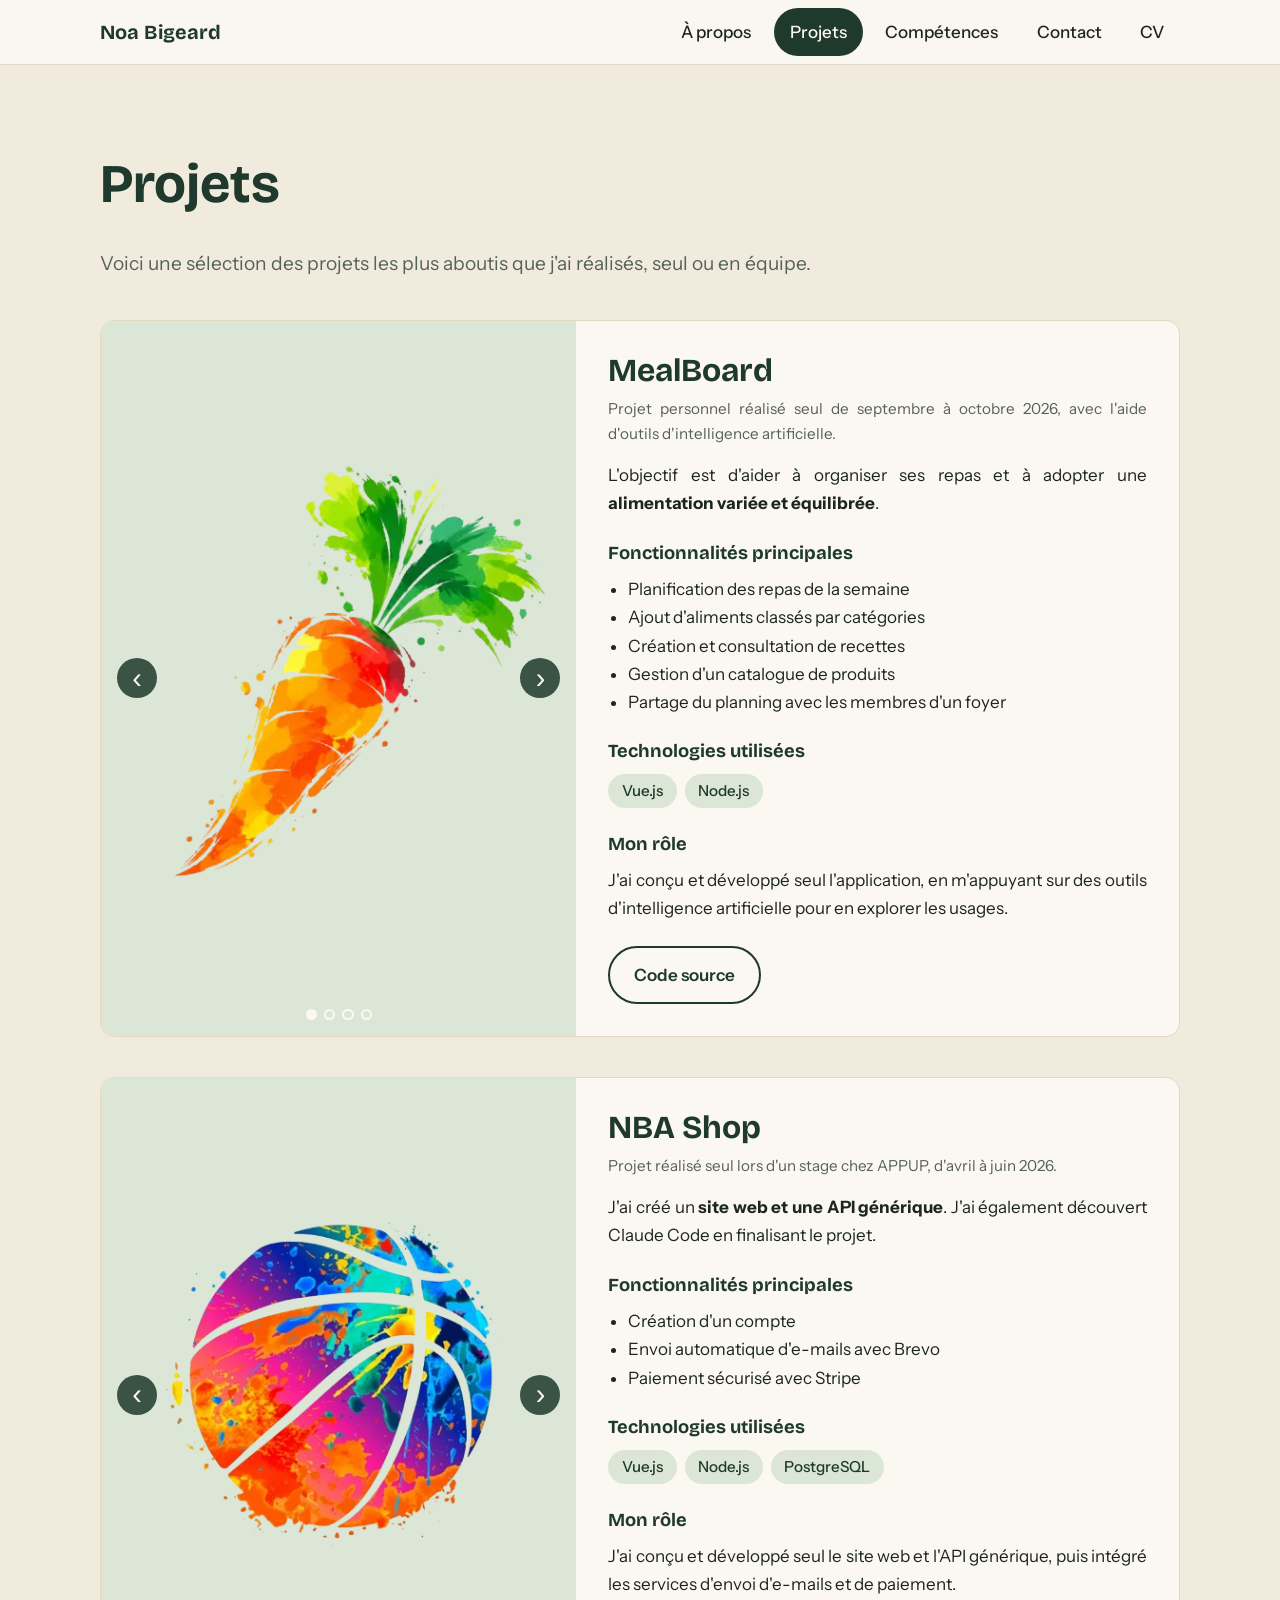
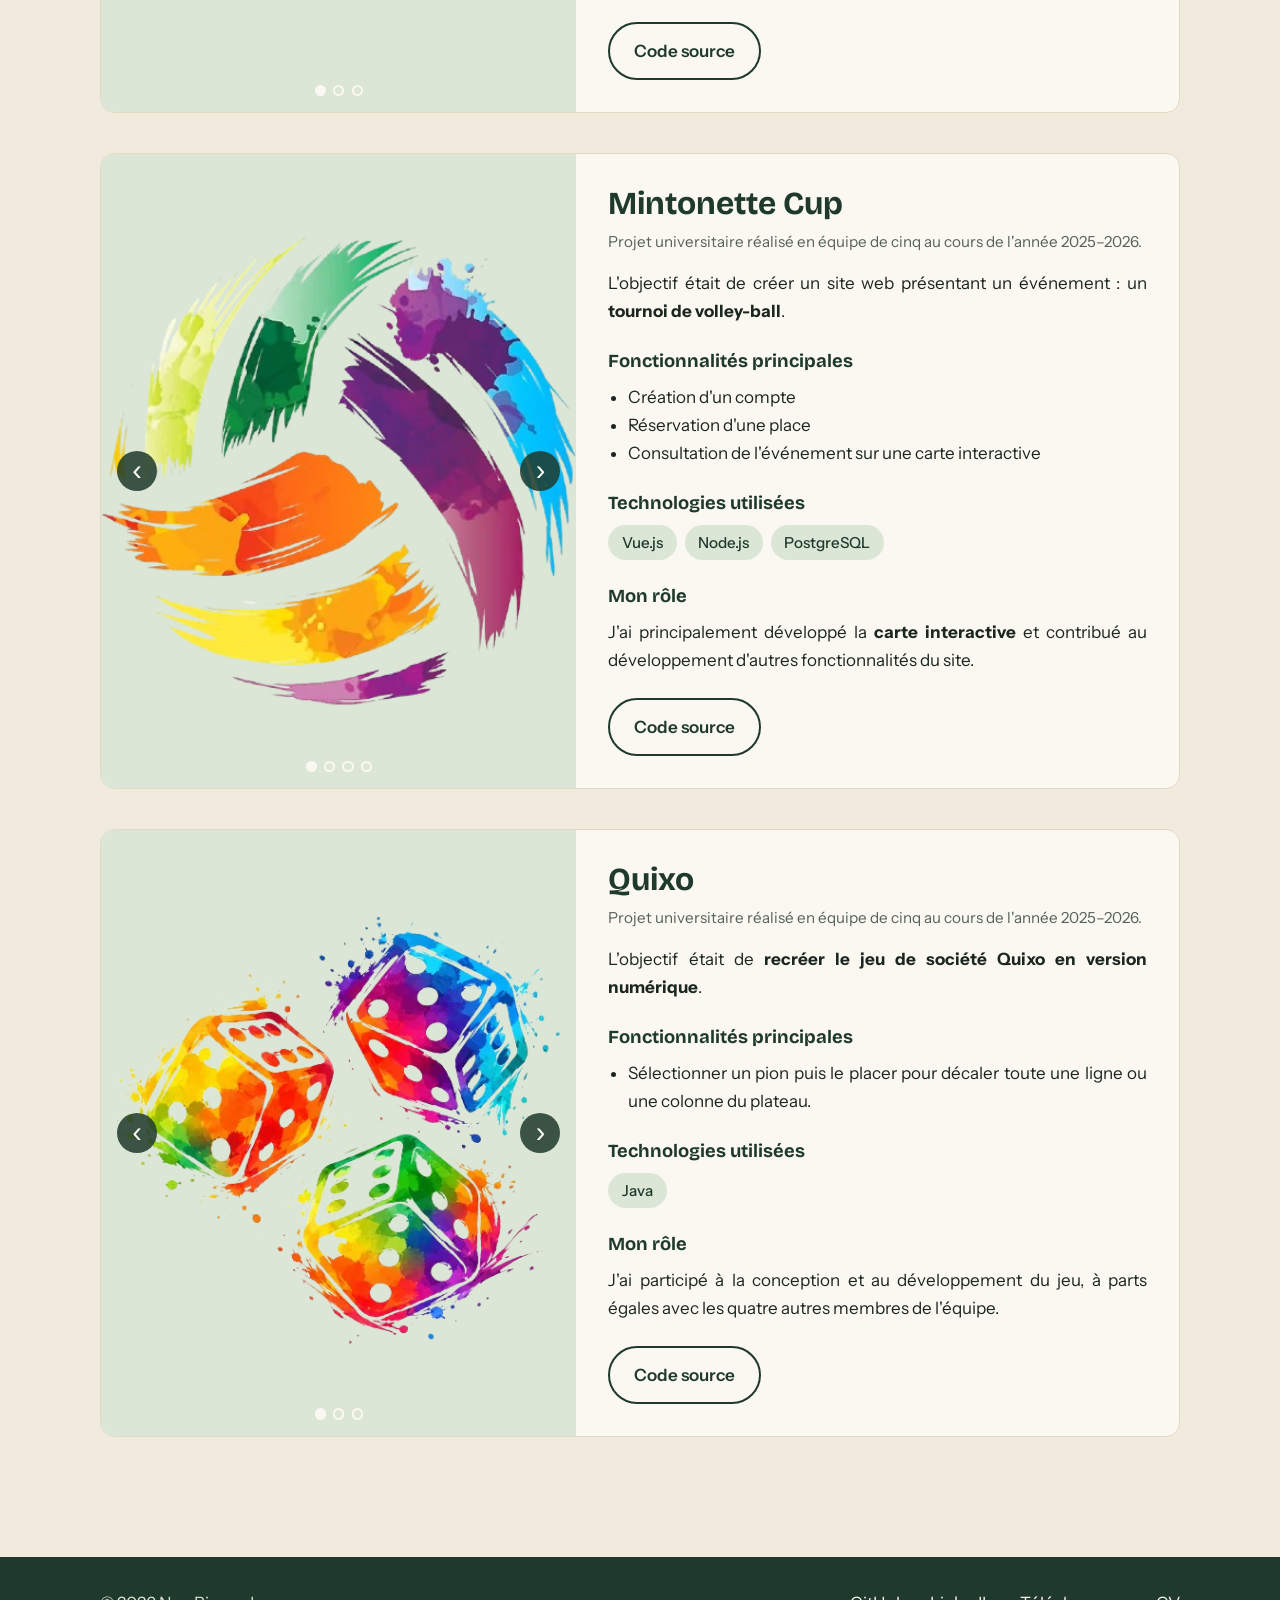
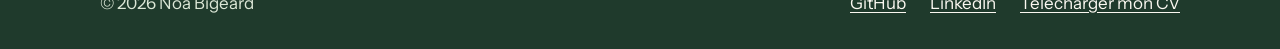
<file: projets.html>
<!doctype html>
<html lang="fr">
  <head>
    <meta charset="UTF-8" />
    <meta name="viewport" content="width=device-width, initial-scale=1" />
    <title>Projets – Noa Bigeard</title>
    <meta
      name="description"
      content="Portfolio de Noa Bigeard, étudiant en BUT Informatique : projets Java, Vue.js, Node.js et PostgreSQL." />
    <link rel="preconnect" href="https://fonts.googleapis.com" />
    <link rel="preconnect" href="https://fonts.gstatic.com" crossorigin />
    <link
      href="https://fonts.googleapis.com/css2?family=Bricolage+Grotesque:wght@600;700&family=Instrument+Sans:wght@400;500;600&display=swap"
      rel="stylesheet" />
    <link rel="stylesheet" href="css/style.css" />
    <script src="js/main.js" defer></script>
  </head>
  <body>
    <a class="skip-link" href="#contenu">Aller au contenu</a>

    <header class="site-header">
      <div class="container header-inner">
        <a class="brand" href="index.html">Noa Bigeard</a>
        <button
          class="nav-toggle"
          type="button"
          aria-expanded="false"
          aria-controls="menu">
          Menu
        </button>
        <nav aria-label="Navigation principale">
          <ul id="menu" class="menu">
            <li><a href="index.html#accueil">À propos</a></li>
            <li><a href="projets.html" aria-current="page">Projets</a></li>
            <li><a href="index.html#competences">Compétences</a></li>
            <li><a href="index.html#contact">Contact</a></li>
            <li><a href="assets/docs/cv.pdf">CV</a></li>
          </ul>
        </nav>
      </div>
    </header>

    <main id="contenu">
      <section class="section">
        <div class="container">
          <h1>Projets</h1>
          <p class="lead">
            Voici une sélection des projets les plus aboutis que j'ai réalisés,
            seul ou en équipe.
          </p>

          <div class="projects">
            <article class="project" id="quixo">
              <div
                class="project-carousel"
                data-carousel
                aria-label="Captures du projet Quixo">
                <div class="carousel-track">
                  <img
                    class="project-img carousel-slide is-active"
                    src="assets/images/projetQuixo.webp"
                    alt="Capture d’écran du projet Quixo"
                    width="640"
                    height="400"
                    loading="lazy" />
                  <img
                    class="project-img carousel-slide"
                    src="assets/images/Quixo1.webp"
                    alt="Deuxième capture d’écran du projet Quixo"
                    width="640"
                    height="400"
                    loading="lazy" />
                  <img
                    class="project-img carousel-slide"
                    src="assets/images/Quixo2.webp"
                    alt="Troisième capture d’écran du projet Quixo"
                    width="640"
                    height="400"
                    loading="lazy" />
                </div>
                <button
                  class="carousel-button carousel-previous"
                  type="button"
                  aria-label="Image précédente">
                  ‹
                </button>
                <button
                  class="carousel-button carousel-next"
                  type="button"
                  aria-label="Image suivante">
                  ›
                </button>
                <div class="carousel-dots" aria-label="Choisir une image"></div>
              </div>
              <div class="project-body">
                <h2>Quixo</h2>
                <p class="meta">
                  Projet universitaire réalisé en équipe de cinq au cours de
                  l'année 2025–2026.
                </p>
                <p>
                  L'objectif était de
                  <strong>recréer le jeu de société Quixo en version numérique</strong>.
                </p>

                <h3>Fonctionnalités principales</h3>
                <ul>
                  <li>
                    Sélectionner un pion puis le placer pour décaler toute une
                    ligne ou une colonne du plateau.
                  </li>
                </ul>

                <h3>Technologies utilisées</h3>
                <ul class="tags">
                  <li>Java</li>
                </ul>

                <h3>Mon rôle</h3>
                <p>
                  J'ai participé à la conception et au développement du jeu, à
                  parts égales avec les quatre autres membres de l'équipe.
                </p>

                <div class="actions">
                  <a
                    class="btn btn-secondary"
                    href="https://github.com/NoaBigeard/Quixo"
                    >Code source</a
                  >
                </div>
              </div>
            </article>

            <article class="project" id="projet-2">
              <div
                class="project-carousel"
                data-carousel
                aria-label="Captures du projet Mintonette Cup">
                <div class="carousel-track">
                  <img
                    class="project-img carousel-slide is-active"
                    src="assets/images/projetMintonette.webp"
                    alt="Capture d’écran du projet Mintonette Cup"
                    width="640"
                    height="400"
                    loading="lazy" />
                  <img
                    class="project-img carousel-slide"
                    src="assets/images/Mintonette1.webp"
                    alt="Deuxième capture d’écran du projet Mintonette Cup"
                    width="640"
                    height="400"
                    loading="lazy" />
                  <img
                    class="project-img carousel-slide"
                    src="assets/images/Mintonette2.webp"
                    alt="Troisième capture d’écran du projet Mintonette Cup"
                    width="640"
                    height="400"
                    loading="lazy" />

                  <img
                    class="project-img carousel-slide"
                    src="assets/images/Mintonette3.webp"
                    alt="Quatrième capture d’écran du projet Mintonette Cup"
                    width="640"
                    height="400"
                    loading="lazy" />
                </div>
                <button
                  class="carousel-button carousel-previous"
                  type="button"
                  aria-label="Image précédente">
                  ‹
                </button>
                <button
                  class="carousel-button carousel-next"
                  type="button"
                  aria-label="Image suivante">
                  ›
                </button>
                <div class="carousel-dots" aria-label="Choisir une image"></div>
              </div>
              <div class="project-body">
                <h2>Mintonette Cup</h2>
                <p class="meta">
                  Projet universitaire réalisé en équipe de cinq au cours de
                  l'année 2025–2026.
                </p>
                <p>
                  L'objectif était de créer un site web présentant un
                  événement : un <strong>tournoi de volley-ball</strong>.
                </p>

                <h3>Fonctionnalités principales</h3>
                <ul>
                  <li>Création d'un compte</li>
                  <li>Réservation d'une place</li>
                  <li>
                    Consultation de l'événement sur une carte interactive
                  </li>
                </ul>

                <h3>Technologies utilisées</h3>
                <ul class="tags">
                  <li>Vue.js</li>
                  <li>Node.js</li>
                  <li>PostgreSQL</li>
                </ul>

                <h3>Mon rôle</h3>
                <p>
                  J'ai principalement développé la
                  <strong>carte interactive</strong> et contribué au
                  développement d'autres fonctionnalités du site.
                </p>

                <div class="actions">
                  <a
                    class="btn btn-secondary"
                    href="https://github.com/Natan90/Mintonette-Cup"
                    >Code source</a
                  >
                </div>
              </div>
            </article>

            <article class="project" id="projet-3">
              <div
                class="project-carousel"
                data-carousel
                aria-label="Captures du projet MealBoard">
                <div class="carousel-track">
                  <img
                    class="project-img carousel-slide is-active"
                    src="assets/images/projetMeal.webp"
                    alt="Capture d’écran du projet MealBoard"
                    width="640"
                    height="400"
                    loading="lazy" />
                  <img
                    class="project-img carousel-slide"
                    src="assets/images/MealBoard1.webp"
                    alt="Deuxième capture d’écran du projet MealBoard"
                    width="640"
                    height="400"
                    loading="lazy" />
                  <img
                    class="project-img carousel-slide"
                    src="assets/images/MealBoard2.webp"
                    alt="Troisième capture d’écran du projet MealBoard"
                    width="640"
                    height="400"
                    loading="lazy" />
                  <img
                    class="project-img carousel-slide"
                    src="assets/images/MealBoard3.webp"
                    alt="Quatrième capture d’écran du projet MealBoard"
                    width="640"
                    height="400"
                    loading="lazy" />
                </div>
                <button
                  class="carousel-button carousel-previous"
                  type="button"
                  aria-label="Image précédente">
                  ‹
                </button>
                <button
                  class="carousel-button carousel-next"
                  type="button"
                  aria-label="Image suivante">
                  ›
                </button>
                <div class="carousel-dots" aria-label="Choisir une image"></div>
              </div>
              <div class="project-body">
                <h2>MealBoard</h2>
                <p class="meta">
                  Projet personnel réalisé seul de septembre à octobre 2026,
                  avec l'aide d'outils d'intelligence artificielle.
                </p>
                <p>
                  L'objectif est d'aider à organiser ses repas et à adopter une
                  <strong>alimentation variée et équilibrée</strong>.
                </p>

                <h3>Fonctionnalités principales</h3>
                <ul>
                  <li>Planification des repas de la semaine</li>
                  <li>Ajout d'aliments classés par catégories</li>
                  <li>Création et consultation de recettes</li>
                  <li>Gestion d'un catalogue de produits</li>
                  <li>Partage du planning avec les membres d'un foyer</li>
                </ul>

                <h3>Technologies utilisées</h3>
                <ul class="tags">
                  <li>Vue.js</li>
                  <li>Node.js</li>
                </ul>

                <h3>Mon rôle</h3>
                <p>
                  J'ai conçu et développé seul l'application, en m'appuyant sur
                  des outils d'intelligence artificielle pour en explorer les
                  usages.
                </p>

                <div class="actions">
                  <a
                    class="btn btn-secondary"
                    href="https://github.com/NoaBigeard/Mealboard"
                    >Code source</a
                  >
                </div>
              </div>
            </article>

            <article class="project" id="projet-4">
              <div
                class="project-carousel"
                data-carousel
                aria-label="Captures du projet NBA Shop">
                <div class="carousel-track">
                  <img
                    class="project-img carousel-slide is-active"
                    src="assets/images/projetNBAShop.webp"
                    alt="Capture d’écran du projet NBA Shop"
                    width="640"
                    height="400"
                    loading="lazy" />
                  <img
                    class="project-img carousel-slide"
                    src="assets/images/NBAShop1.webp"
                    alt="Deuxième capture d’écran du projet NBA Shop"
                    width="640"
                    height="400"
                    loading="lazy" />
                  <img
                    class="project-img carousel-slide"
                    src="assets/images/NBAShop2.webp"
                    alt="Troisième capture d’écran du projet NBA Shop"
                    width="640"
                    height="400"
                    loading="lazy" />
                </div>
                <button
                  class="carousel-button carousel-previous"
                  type="button"
                  aria-label="Image précédente">
                  ‹
                </button>
                <button
                  class="carousel-button carousel-next"
                  type="button"
                  aria-label="Image suivante">
                  ›
                </button>
                <div class="carousel-dots" aria-label="Choisir une image"></div>
              </div>
              <div class="project-body">
                <h2>NBA Shop</h2>
                <p class="meta">
                  Projet réalisé seul lors d'un stage chez APPUP, d'avril à
                  juin 2026.
                </p>
                <p>
                  J'ai créé un <strong>site web et une API générique</strong>.
                  J'ai également découvert Claude Code en finalisant le projet.
                </p>

                <h3>Fonctionnalités principales</h3>
                <ul>
                  <li>Création d'un compte</li>
                  <li>Envoi automatique d'e-mails avec Brevo</li>
                  <li>Paiement sécurisé avec Stripe</li>
                </ul>

                <h3>Technologies utilisées</h3>
                <ul class="tags">
                  <li>Vue.js</li>
                  <li>Node.js</li>
                  <li>PostgreSQL</li>
                </ul>

                <h3>Mon rôle</h3>
                <p>
                  J'ai conçu et développé seul le site web et l'API générique,
                  puis intégré les services d'envoi d'e-mails et de paiement.
                </p>

                <div class="actions">
                  <a
                    class="btn btn-secondary"
                    href="https://github.com/NoaBigeard/APIConnection"
                    >Code source</a
                  >
                </div>
              </div>
            </article>
          </div>
        </div>
      </section>
    </main>

    <footer class="site-footer">
      <div class="container footer-inner">
        <p>© 2026 Noa Bigeard</p>
        <ul class="footer-links">
          <li><a href="https://github.com/NoaBigeard">GitHub</a></li>
          <li>
            <a href="https://www.linkedin.com/in/noa-bigeard/">LinkedIn</a>
          </li>
          <li><a href="assets/docs/cv.pdf" download>Télécharger mon CV</a></li>
        </ul>
      </div>
    </footer>
  </body>
</html>
</file>
<file: css/style.css>
/* ===== Variables : palette vert + beige ===== */
:root {
  --beige: #f1ebdd; /* fond principal */
  --offwhite: #fbf8f1; /* surfaces / cartes */
  --sand: #e3d9c3; /* bordures, fond alterné */
  --green-900: #1f3a2c; /* vert profond (titres, boutons) */
  --green-700: #2f5a43; /* liens */
  --green-400: #8fae8b; /* vert sauge (accents) */
  --green-100: #dbe6d6; /* vert très clair */
  --ink: #1c2620; /* texte */
  --ink-soft: #55625a; /* texte secondaire */

  --font-title: "Bricolage Grotesque", "Trebuchet MS", system-ui, sans-serif;
  --font-body:
    "Instrument Sans", system-ui, -apple-system, "Segoe UI", sans-serif;

  --radius: 14px;
  --maxw: 1080px;
  --maxw-narrow: 720px;
}

/* ===== Base ===== */
*,
*::before,
*::after {
  box-sizing: border-box;
}
html {
  scroll-behavior: smooth;
  scroll-padding-top: 4.5rem;
}
section[id] {
  scroll-margin-top: 0;
}
body {
  margin: 0;
  font-family: var(--font-body);
  font-size: 1.0625rem;
  line-height: 1.65;
  color: var(--ink);
  background: var(--beige);
}
img {
  max-width: 100%;
  height: auto;
  display: block;
}
h1,
h2,
h3 {
  font-family: var(--font-title);
  color: var(--green-900);
  line-height: 1.15;
  margin: 0 0 0.6em;
  text-align: left;
}
h1 {
  font-size: clamp(2.2rem, 5vw, 3.4rem);
}
h2 {
  font-size: clamp(1.5rem, 3vw, 2rem);
}
h3 {
  font-size: 1.15rem;
  margin-top: 1.4em;
}
p {
  margin: 0 0 1em;
  max-width: 68ch;
  text-align: justify;
}
li {
  text-align: justify;
}
ul {
  padding-left: 1.2rem;
  margin: 0 0 1em;
}
.lead {
  font-size: 1.2rem;
  color: var(--ink-soft);
}
.meta {
  color: var(--ink-soft);
  font-size: 0.95rem;
}

/* Seuls les liens sont soulignés */
a {
  color: var(--green-700);
  text-decoration: underline;
  text-underline-offset: 3px;
}
a:hover {
  color: var(--green-900);
}
:focus-visible {
  outline: 3px solid var(--green-700);
  outline-offset: 3px;
  border-radius: 4px;
}

.container {
  width: min(100% - 2.5rem, var(--maxw));
  margin-inline: auto;
}
.narrow {
  width: min(100% - 2.5rem, var(--maxw-narrow));
}

.skip-link {
  position: absolute;
  left: 1rem;
  top: -4rem;
  z-index: 100;
  background: var(--green-900);
  color: var(--offwhite);
  padding: 0.6rem 1rem;
  border-radius: 8px;
}
.skip-link:focus {
  top: 1rem;
}

/* ===== Header : menu flottant ===== */
.site-header {
  position: sticky;
  top: 0;
  z-index: 50;
  background: color-mix(in srgb, var(--offwhite) 92%, transparent);
  backdrop-filter: blur(8px);
  border-bottom: 1px solid var(--sand);
}
.header-inner {
  display: flex;
  align-items: center;
  justify-content: space-between;
  min-height: 4rem;
  gap: 1rem;
}
.brand {
  font-family: var(--font-title);
  font-weight: 700;
  font-size: 1.25rem;
  color: var(--green-900);
  text-decoration: none;
}
.menu {
  list-style: none;
  display: flex;
  gap: 0.4rem;
  margin: 0;
  padding: 0;
}
.menu a {
  display: block;
  padding: 0.6rem 1rem;
  border-radius: 999px;
  color: var(--ink);
  text-decoration: none;
  font-weight: 500;
}
.menu a:hover {
  background: var(--green-100);
}
.menu a[aria-current="page"] {
  background: var(--green-900);
  color: var(--offwhite);
}
.nav-toggle {
  display: none;
  font: inherit;
  font-weight: 600;
  cursor: pointer;
  background: var(--green-900);
  color: var(--offwhite);
  border: 0;
  border-radius: 999px;
  padding: 0.6rem 1.1rem;
  min-height: 44px;
}

/* ===== Sections ===== */
.section {
  padding: clamp(3rem, 7vw, 5.5rem) 0;
}
.section-alt {
  background: var(--offwhite);
  border-block: 1px solid var(--sand);
}

/* Hero (À propos) */
.hero {
  padding: clamp(3rem, 8vw, 6rem) 0;
  background: var(--green-100);
  border-bottom: 1px solid var(--sand);
}
.hero-inner {
  display: grid;
  grid-template-columns: 1.4fr 1fr;
  gap: 3rem;
  align-items: center;
}
.portrait {
  margin: 0;
  justify-self: center;
}
.portrait img {
  width: min(320px, 70vw);
  aspect-ratio: 1;
  object-fit: cover;
  border-radius: 58% 42% 55% 45% / 48% 55% 45% 52%; /* forme organique */
  background: var(--green-400);
  border: 6px solid var(--offwhite);
}

/* Boutons */
.actions {
  display: flex;
  flex-wrap: wrap;
  gap: 0.8rem;
  margin-top: 1.5rem;
}
.btn {
  display: inline-block;
  font: inherit;
  font-weight: 600;
  cursor: pointer;
  background: var(--green-900);
  color: var(--offwhite);
  padding: 0.8rem 1.5rem;
  min-height: 44px;
  border-radius: 999px;
  border: 2px solid var(--green-900);
  text-decoration: none;
}
.btn:hover {
  background: var(--green-700);
  border-color: var(--green-700);
  color: var(--offwhite);
}
.btn-secondary {
  background: transparent;
  color: var(--green-900);
}
.btn-secondary:hover {
  background: var(--green-900);
  color: var(--offwhite);
}

/* Parcours */
.timeline {
  list-style: none;
  padding: 0;
  margin: 0;
  border-left: 3px solid var(--green-400);
}
.timeline li {
  padding: 0 0 1.5rem 1.5rem;
}
.timeline h3 {
  margin-top: 0;
}

/* Cartes & grille */
.grid {
  display: grid;
  grid-template-columns: repeat(auto-fit, minmax(280px, 1fr));
  gap: 1.5rem;
  margin-top: 2rem;
}
.card {
  background: var(--offwhite);
  border: 1px solid var(--sand);
  border-radius: var(--radius);
  padding: 1.75rem;
}
.card h3:first-of-type {
  margin-top: 1.2em;
}
.plain {
  list-style: none;
  padding: 0;
}
.plain li {
  padding: 0.35rem 0;
}

/* Compétences */
.competencies-page {
  background: #080b12;
  color: #eef1f7;
}
.competencies-page .site-header {
  background: rgba(8, 11, 18, 0.92);
  border-bottom-color: #171c29;
}
.competencies-page .brand,
.competencies-page .menu a {
  color: #eef1f7;
}
.competencies-page .menu a:hover,
.competencies-page .menu a[aria-current="page"] {
  background: #202738;
}
.skills-section {
  min-height: calc(100vh - 4rem);
  padding-top: 1.5rem;
}
.skills-section h1 {
  margin-bottom: 2.5rem;
  color: #eef1f7;
  font-size: clamp(2.5rem, 6vw, 4.5rem);
  letter-spacing: -0.04em;
}
.skills-category {
  margin: 0 auto 2.5rem;
  text-align: center;
}
.skills-category h2 {
  margin-bottom: 1.25rem;
  color: #eef1f7;
  font-size: 1.3rem;
  text-align: center;
}
.skills-grid {
  display: grid;
  grid-template-columns: repeat(6, minmax(110px, 1fr));
  gap: 1rem;
  max-width: 940px;
  margin-inline: auto;
}
.skills-category:last-child .skills-grid {
  grid-template-columns: repeat(6, minmax(110px, 1fr));
  max-width: 940px;
}
.skills-section-index .skills-grid-five {
  grid-template-columns: repeat(6, minmax(110px, 1fr));
  max-width: 940px;
}
.skills-category:last-child .skill-card:nth-child(6) {
  grid-column: auto;
}
.skill-card {
  display: flex;
  min-height: 150px;
  flex-direction: column;
  align-items: center;
  justify-content: center;
  gap: 1.1rem;
  padding: 1.25rem 0.75rem;
  color: #eef1f7;
  border: 1px solid transparent;
  border-radius: 12px;
  background: transparent;
  text-decoration: none;
  transition:
    background 180ms ease,
    border-color 180ms ease,
    transform 180ms ease;
}
.skill-card:hover,
.skill-card:focus-visible {
  color: #fff;
  background: #111522;
  border-color: #242b3d;
  transform: translateY(-5px);
}
.skill-logo {
  display: grid;
  height: 82px;
  place-items: center;
}
.skill-logo img {
  width: 76px;
  max-height: 82px;
  object-fit: contain;
  filter: drop-shadow(0 8px 12px rgba(0, 0, 0, 0.35));
  transition: transform 180ms ease;
}
.skill-card:hover .skill-logo img,
.skill-card:focus-visible .skill-logo img {
  transform: scale(1.06);
}
.skill-name {
  font-weight: 600;
  line-height: 1;
}
.skills-section-index {
  background: var(--beige);
  color: var(--ink);
  border-block: 1px solid var(--sand);
}
.skills-section-index h1,
.skills-section-index .skills-category h2,
.skills-section-index .personal-skills h2 {
  color: var(--green-900);
}
.skills-section-index .skills-category {
  margin-bottom: 2.25rem;
}
.skills-section-index .skills-category:first-of-type .skills-grid {
  grid-template-columns: repeat(3, minmax(130px, 1fr));
  max-width: 600px;
}
.skills-section-index .skill-card {
  color: var(--green-900);
  box-shadow:
    0 0.75rem 1.8rem rgba(31, 58, 44, 0.16),
    0 0.25rem 0.65rem rgba(143, 174, 139, 0.12);
}
.skills-section-index .skill-card:hover,
.skills-section-index .skill-card:focus-visible {
  color: var(--green-900);
  background: var(--offwhite);
  border-color: var(--sand);
}
.text-logo {
  display: grid;
  width: 76px;
  height: 76px;
  place-items: center;
  border: 3px solid var(--green-900);
  border-radius: 50%;
  font-family: var(--font-title);
  font-size: 1.35rem;
  font-weight: 700;
}
.personal-skills {
  max-width: 940px;
  margin: 2.5rem auto 0;
  text-align: left;
}
.personal-skills h2 {
  margin-bottom: 1rem;
}
.personal-skills .tags {
  justify-content: center;
  margin: 0;
}

/* Étiquettes (technologies, compétences) */
.tags {
  list-style: none;
  padding: 0;
  display: flex;
  flex-wrap: wrap;
  gap: 0.5rem;
}
.tags li {
  background: var(--green-100);
  color: var(--green-900);
  padding: 0.3rem 0.85rem;
  border-radius: 999px;
  font-size: 0.95rem;
  font-weight: 500;
}

/* Projets */
.projects {
  display: grid;
  gap: 2.5rem;
  margin-top: 2.5rem;
}
.projects #projet-3 {
  order: 1;
}
.projects #projet-4 {
  order: 2;
}
.projects #projet-2 {
  order: 3;
}
.projects #quixo {
  order: 4;
}
.project {
  display: grid;
  grid-template-columns: 1fr 1.2fr;
  gap: 2rem;
  background: var(--offwhite);
  border: 1px solid var(--sand);
  border-radius: var(--radius);
  overflow: hidden;
}
.project-img {
  width: 100%;
  height: 100%;
  min-height: 0;
  object-fit: contain;
  background: var(--green-100);
}
.project-carousel {
  position: relative;
  align-self: stretch;
  width: 100%;
  min-height: 240px;
  background: var(--green-100);
}
.carousel-track {
  height: 100%;
}
.carousel-slide {
  display: none;
}
.carousel-slide.is-active {
  display: block;
}
.carousel-button {
  position: absolute;
  top: 50%;
  display: grid;
  place-items: center;
  width: 2.5rem;
  height: 2.5rem;
  padding: 0;
  border: 0;
  border-radius: 50%;
  background: rgba(31, 58, 44, 0.85);
  color: var(--offwhite);
  font-size: 1.8rem;
  line-height: 1;
  cursor: pointer;
  transform: translateY(-50%);
}
.carousel-button:hover {
  background: var(--green-900);
}
.carousel-previous {
  left: 1rem;
}
.carousel-next {
  right: 1rem;
}
.carousel-dots {
  position: absolute;
  right: 0;
  bottom: 1rem;
  left: 0;
  display: flex;
  justify-content: center;
  gap: 0.45rem;
}
.carousel-dot {
  width: 0.7rem;
  height: 0.7rem;
  padding: 0;
  border: 2px solid var(--offwhite);
  border-radius: 50%;
  background: transparent;
  cursor: pointer;
}
.carousel-dot.is-active {
  background: var(--offwhite);
}
.project-body {
  padding: 2rem 2rem 2rem 0;
}
.project-body h2 {
  margin-bottom: 0.2em;
}

/* Présentation verticale des projets sur la page d'accueil */
.project-showcase {
  display: flex;
  gap: 1.25rem;
  min-height: 34rem;
  margin-top: 2.5rem;
}
.project-card {
  position: relative;
  display: flex;
  flex: 1 1 0;
  flex-direction: column;
  justify-content: flex-end;
  min-width: 0;
  overflow: hidden;
  padding: 1.5rem;
  color: var(--offwhite);
  border-radius: 0 0 1.25rem 1.25rem;
  text-decoration: none;
  isolation: isolate;
  transition:
    flex-grow 0.35s ease,
    transform 0.35s ease;
}
.project-card::before {
  position: absolute;
  z-index: -2;
  inset: 0;
  content: "";
  background-image:
    linear-gradient(transparent 35%, rgba(0, 0, 0, 0.72)), var(--card-image),
    var(--card-background);
  background-position: center;
  background-size: cover;
}
.project-card::after {
  position: absolute;
  z-index: -1;
  inset: 45% 0 0;
  content: "";
  background: linear-gradient(transparent, rgba(0, 0, 0, 0.7));
}
.project-card:hover,
.project-card:focus-visible {
  flex-grow: 1.35;
  color: var(--offwhite);
  transform: translateY(-0.5rem);
}
.project-card-number {
  position: absolute;
  top: 1.25rem;
  right: 1.25rem;
  font-size: 0.85rem;
  opacity: 0.8;
}
.project-card-title {
  font-family: var(--font-title);
  font-size: clamp(1rem, 2vw, 1.65rem);
  font-weight: 700;
  white-space: nowrap;
}
.project-card-link {
  margin-top: 0.35rem;
  font-size: 0.85rem;
  opacity: 0;
  transform: translateY(0.5rem);
  transition:
    opacity 0.25s ease,
    transform 0.25s ease;
}
.project-card:hover .project-card-link,
.project-card:focus-visible .project-card-link {
  opacity: 1;
  transform: translateY(0);
}
.project-card-quixo {
  --card-image: url("../assets/images/projetQuixo.webp");
  --card-background: linear-gradient(145deg, #b8cfb9, #789681 58%, #4f705e);
}
.project-card-two {
  --card-image: url("../assets/images/projetMintonette.webp");
  --card-background: linear-gradient(145deg, #b8cdcc, #789997 55%, #4f716f);
}
.project-card-three {
  --card-image: url("../assets/images/projetMeal.webp");
  --card-background: linear-gradient(145deg, #d8d8c8, #91aa98 48%, #617b6a);
}
.project-card-four {
  --card-image: url("../assets/images/projetNBAShop.webp");
  --card-background: linear-gradient(145deg, #c2cec5, #879b90 52%, #5d7666);
}


/* Contact */
.contact-layout {
  display: grid;
  grid-template-columns: 1.5fr 1fr;
  gap: 2rem;
  margin-top: 2rem;
  align-items: start;
}
.form {
  display: grid;
  gap: 1.1rem;
}
.field {
  display: grid;
  gap: 0.35rem;
}
.field label {
  font-weight: 600;
}
input[type="text"],
input[type="email"],
textarea {
  font: inherit;
  color: var(--ink);
  width: 100%;
  background: var(--offwhite);
  border: 2px solid var(--sand);
  border-radius: 10px;
  padding: 0.75rem 0.9rem;
}
input:focus,
textarea:focus {
  border-color: var(--green-700);
  outline: none;
  box-shadow: 0 0 0 3px var(--green-100);
}
.field.check {
  grid-template-columns: auto 1fr;
  align-items: start;
  gap: 0.7rem;
}
.field.check input {
  width: 1.3rem;
  height: 1.3rem;
  margin-top: 0.25rem;
  accent-color: var(--green-700);
}
.field.check label {
  font-weight: 400;
  font-size: 0.95rem;
}
.form .btn {
  justify-self: start;
}
.form-status {
  min-height: 1.65em;
  margin: 0;
  font-weight: 600;
}
.form-status.is-success {
  color: var(--green-700);
}
.form-status.is-error {
  color: #a33a32;
}

/* Footer */
.site-footer {
  background: var(--green-900);
  color: var(--green-100);
  padding: 2rem 0;
  margin-top: 2rem;
}
.footer-inner {
  display: flex;
  flex-wrap: wrap;
  justify-content: space-between;
  gap: 1rem;
  align-items: center;
}
.footer-inner p {
  margin: 0;
}
.footer-links {
  list-style: none;
  display: flex;
  flex-wrap: wrap;
  gap: 1.5rem;
  margin: 0;
  padding: 0;
}
.site-footer a {
  color: var(--offwhite);
}
.site-footer a:hover {
  color: var(--green-400);
}

/* ===== Responsive ===== */
@media (max-width: 820px) {
  .nav-toggle {
    display: inline-block;
  }
  .competencies-page .nav-toggle {
    background: #202738;
  }
  .site-header nav {
    position: absolute;
    left: 0;
    right: 0;
    top: 100%;
    background: var(--offwhite);
    border-bottom: 1px solid var(--sand);
    display: none;
  }
  .site-header nav.open {
    display: block;
  }
  .menu {
    flex-direction: column;
    padding: 0.75rem 1.25rem 1.25rem;
  }
  .menu a {
    padding: 0.9rem 1rem;
  }
  .hero-inner,
  .project,
  .contact-layout {
    grid-template-columns: 1fr;
  }
  .hero-inner {
    gap: 2rem;
  }
  .portrait {
    order: -1;
  }
  .project-body {
    padding: 0 1.5rem 1.75rem;
  }
  .project-img {
    min-height: 0;
  }
  .project-carousel {
    height: clamp(220px, 58vw, 360px);
  }
  .project-showcase {
    display: grid;
    grid-template-columns: repeat(2, minmax(0, 1fr));
    min-height: 0;
  }
  .project-card {
    min-height: 22rem;
  }
  .skills-section h1 {
    margin-bottom: 2rem;
  }
  .skills-grid,
  .skills-category:last-child .skills-grid {
    grid-template-columns: repeat(2, minmax(110px, 1fr));
  }
  .skill-card {
    min-height: 150px;
  }
  .skill-logo {
    height: 82px;
  }
  .skill-logo img {
    width: 76px;
  }
  .skills-category:last-child .skill-card:nth-child(6) {
    grid-column: 1 / -1;
    width: 50%;
    justify-self: center;
  }
}

@media (max-width: 420px) {
  .project-showcase {
    grid-template-columns: minmax(0, 1fr);
  }
  .project-card {
    min-height: 18rem;
  }
  .skills-grid,
  .skills-category:last-child .skills-grid {
    grid-template-columns: repeat(2, minmax(90px, 1fr));
    gap: 0.5rem;
  }
  .skill-card {
    min-height: 135px;
  }
}

@media (prefers-reduced-motion: reduce) {
  html {
    scroll-behavior: auto;
  }
  *,
  *::before,
  *::after {
    transition: none !important;
    animation: none !important;
  }
}
</file>
